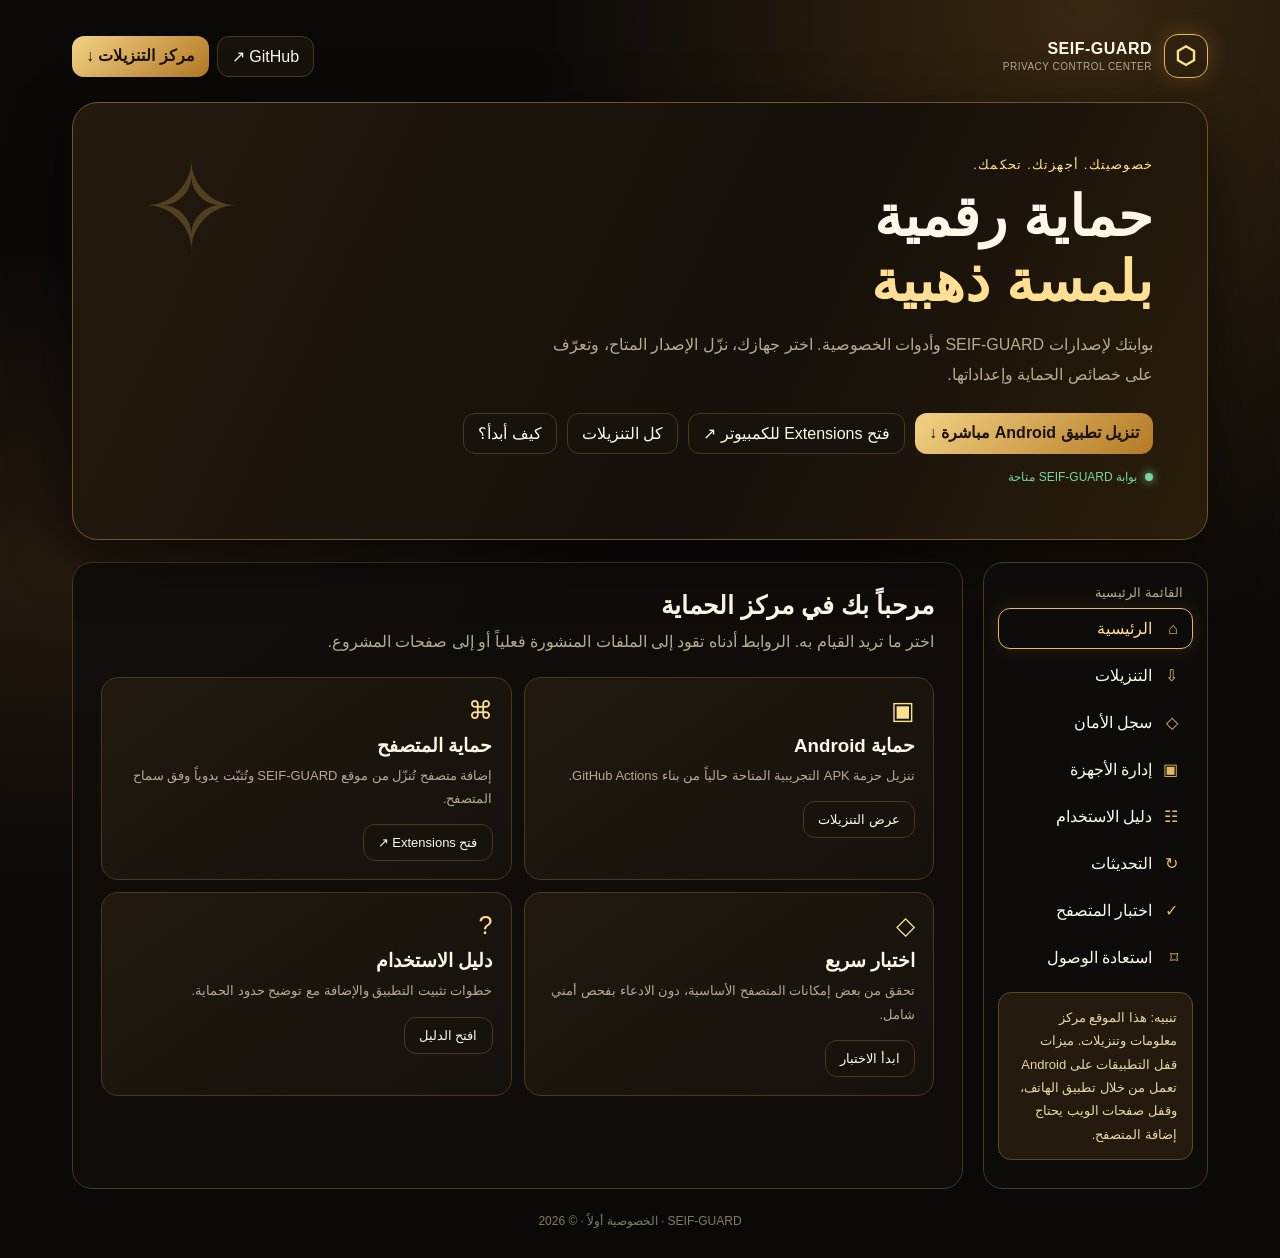
<file: index.html>
<!doctype html>
<html lang="ar" dir="rtl">
<head>
<meta charset="utf-8"><meta name="viewport" content="width=device-width,initial-scale=1">
<meta name="theme-color" content="#100d0a"><meta name="description" content="SEIF-GUARD — مركز الخصوصية والحماية والتنزيلات">
<title>SEIF-GUARD | مركز الحماية</title>
<style>
:root{--bg:#0b0908;--panel:#15110d;--panel2:#1d1710;--gold:#e5b95c;--gold2:#ffdf91;--muted:#b8aa91;--line:#49391f;--white:#fff8e9;--green:#74d6a0}
*{box-sizing:border-box}html{scroll-behavior:smooth}body{margin:0;background:radial-gradient(ellipse at 85% 0%,#382711 0,transparent 36%),radial-gradient(ellipse at 5% 45%,#24190e 0,transparent 32%),var(--bg);color:var(--white);font-family:Tahoma,Arial,sans-serif;min-height:100vh}
button,a{font:inherit}.shell{max-width:1180px;margin:auto;padding:22px}.top{display:flex;align-items:center;justify-content:space-between;gap:14px;padding:12px 0 24px}.brand{display:flex;align-items:center;gap:12px;font-weight:900;letter-spacing:.5px}.logo{width:44px;height:44px;border:1px solid var(--gold);border-radius:14px;display:grid;place-items:center;color:var(--gold2);font-size:24px;box-shadow:0 0 22px #d99d3540}.top-actions{display:flex;gap:8px;flex-wrap:wrap}.btn,.nav button{border:1px solid var(--line);background:#17120c;color:var(--white);padding:10px 14px;border-radius:12px;text-decoration:none;cursor:pointer;transition:.2s}.btn:hover,.nav button:hover,.nav button.active{border-color:var(--gold);color:var(--gold2);box-shadow:0 0 18px #d99d3525}.btn.primary{background:linear-gradient(135deg,#f2d184,#b47a24);color:#1b1307;border:0;font-weight:800}.hero{border:1px solid #705528;background:linear-gradient(115deg,#241a0d,#15100b 60%,#2a1d0b);border-radius:26px;padding:clamp(24px,5vw,54px);position:relative;overflow:hidden;box-shadow:0 18px 55px #0008}.hero:after{content:"✧";position:absolute;left:6%;top:8%;font-size:120px;color:#e7bd6040}.eyebrow{color:var(--gold2);font-size:13px;letter-spacing:1.2px}.hero h1{font-size:clamp(32px,5vw,56px);margin:12px 0}.hero p{color:var(--muted);max-width:620px;line-height:1.9}.hero-actions{display:flex;gap:10px;flex-wrap:wrap;margin-top:22px}.status{display:inline-flex;align-items:center;gap:8px;color:var(--green);font-size:12px;margin-top:16px}.dot{width:8px;height:8px;border-radius:50%;background:var(--green);box-shadow:0 0 10px var(--green)}.layout{display:grid;grid-template-columns:225px 1fr;gap:20px;margin-top:22px}.side,.content{background:#100d0bdb;border:1px solid var(--line);border-radius:20px;padding:14px}.side{height:max-content;position:sticky;top:12px}.side small{display:block;color:var(--muted);padding:8px 10px}.nav{display:grid;gap:6px}.nav button{text-align:right;border-color:transparent;background:transparent}.nav button span{display:inline-block;width:26px;color:var(--gold)}.content{min-height:500px;padding:clamp(16px,3vw,28px)}.section{display:none}.section.active{display:block;animation:fade .22s ease}@keyframes fade{from{opacity:.5;transform:translateY(4px)}to{opacity:1;transform:none}}h2{margin:0 0 8px;font-size:25px}.sub{color:var(--muted);line-height:1.8;margin:0 0 20px}.cards{display:grid;grid-template-columns:repeat(2,minmax(0,1fr));gap:12px}.card{background:linear-gradient(145deg,#21190f,#15110d);border:1px solid var(--line);border-radius:17px;padding:18px;min-width:0}.card .ico{font-size:25px;color:var(--gold2)}.card h3{margin:10px 0 7px}.card p{margin:0;color:var(--muted);font-size:13px;line-height:1.8}.card .btn{display:inline-block;margin-top:14px;font-size:13px}.download{display:flex;align-items:center;justify-content:space-between;gap:15px}.download+.download{margin-top:10px}.tag{font-size:11px;color:var(--green);border:1px solid #32664a;padding:5px 8px;border-radius:20px;white-space:nowrap}.notice{padding:13px 15px;background:#241b0e;border:1px solid #604a25;border-radius:13px;color:#e9d5a6;font-size:13px;line-height:1.8;margin:14px 0}.list{padding:0;margin:0;list-style:none}.list li{padding:12px 0;border-bottom:1px solid #382b1b;color:var(--muted);line-height:1.8}.list li:last-child{border:0}.testrow{display:flex;justify-content:space-between;gap:12px;padding:12px;border-bottom:1px solid #382b1b}.pass{color:var(--green)}.foot{text-align:center;color:#877a65;font-size:12px;padding:25px 0 8px}.mobile-menu{display:none}
@media(max-width:760px){.shell{padding:13px}.layout{grid-template-columns:1fr}.side{position:static}.nav{display:flex;overflow:auto;padding-bottom:4px}.nav button{white-space:nowrap}.side small{display:none}.cards{grid-template-columns:1fr}.hero:after{font-size:70px}.download{align-items:flex-start;flex-direction:column}.top{align-items:flex-start}}
</style>
</head>
<body><div class="shell">
<header class="top"><div class="brand"><div class="logo">⬡</div><div>SEIF-GUARD<small style="display:block;color:var(--muted);font-size:10px;font-weight:400;margin-top:3px">PRIVACY CONTROL CENTER</small></div></div><div class="top-actions"><a class="btn" href="https://github.com/seifjaballah77-eng/SEIF-GUARD" target="_blank" rel="noopener">GitHub ↗</a><a class="btn primary" href="#downloads" data-open="downloads">مركز التنزيلات ↓</a></div></header>
<section class="hero"><div class="eyebrow">خصوصيتك. أجهزتك. تحكمك.</div><h1>حماية رقمية<br><span style="color:var(--gold2)">بلمسة ذهبية</span></h1><p>بوابتك لإصدارات SEIF-GUARD وأدوات الخصوصية. اختر جهازك، نزّل الإصدار المتاح، وتعرّف على خصائص الحماية وإعداداتها.</p><div class="hero-actions"><a class="btn primary" href="https://github.com/seifjaballah77-eng/SEIF-GUARD/releases/download/android-latest/app-debug.apk">تنزيل تطبيق Android مباشرة ↓</a><a class="btn" href="chrome://extensions" title="فتح صفحة Extensions في Chrome">فتح Extensions للكمبيوتر ↗</a><button class="btn" data-open="downloads">كل التنزيلات</button><button class="btn" data-open="guide">كيف أبدأ؟</button></div><div class="status"><i class="dot"></i> بوابة SEIF-GUARD متاحة</div></section>
<div class="layout"><aside class="side"><small>القائمة الرئيسية</small><nav class="nav">
<button class="active" data-section="home"><span>⌂</span>الرئيسية</button><button data-section="downloads" id="downloads"><span>⇩</span>التنزيلات</button><button data-section="security"><span>◇</span>سجل الأمان</button><button data-section="devices"><span>▣</span>إدارة الأجهزة</button><button data-section="guide"><span>☷</span>دليل الاستخدام</button><button data-section="updates"><span>↻</span>التحديثات</button><button data-section="test"><span>✓</span>اختبار المتصفح</button><button data-section="recovery"><span>⌑</span>استعادة الوصول</button>
</nav><div class="notice">تنبيه: هذا الموقع مركز معلومات وتنزيلات. ميزات قفل التطبيقات على Android تعمل من خلال تطبيق الهاتف، وقفل صفحات الويب يحتاج إضافة المتصفح.</div></aside>
<main class="content">
<section class="section active" id="home"><h2>مرحباً بك في مركز الحماية</h2><p class="sub">اختر ما تريد القيام به. الروابط أدناه تقود إلى الملفات المنشورة فعلياً أو إلى صفحات المشروع.</p><div class="cards">
<article class="card"><div class="ico">▣</div><h3>حماية Android</h3><p>تنزيل حزمة APK التجريبية المتاحة حالياً من بناء GitHub Actions.</p><button class="btn" data-open="downloads">عرض التنزيلات</button></article>
<article class="card"><div class="ico">⌘</div><h3>حماية المتصفح</h3><p>إضافة متصفح تُنزّل من موقع SEIF-GUARD وتُثبّت يدوياً وفق سماح المتصفح.</p><a class="btn" href="chrome://extensions">فتح Extensions ↗</a></article>
<article class="card"><div class="ico">◇</div><h3>اختبار سريع</h3><p>تحقق من بعض إمكانات المتصفح الأساسية، دون الادعاء بفحص أمني شامل.</p><button class="btn" data-open="test">ابدأ الاختبار</button></article>
<article class="card"><div class="ico">? </div><h3>دليل الاستخدام</h3><p>خطوات تثبيت التطبيق والإضافة مع توضيح حدود الحماية.</p><button class="btn" data-open="guide">افتح الدليل</button></article>
</div></section>
<section class="section" id="downloads"><h2>مركز التنزيلات</h2><p class="sub">اختر نسخة الهاتف أو الكمبيوتر. رابط Android ظاهر دائماً ولا يختفي حتى عند فتح الموقع من الكمبيوتر.</p>
<div class="card download"><div><h3>تطبيق Android — APK</h3><p>تنزيل مباشر لملف تثبيت الهاتف، دون المرور بصفحة الإضافات أو استخراج ZIP.</p><span class="tag">ملف APK مباشر</span></div><a class="btn primary" href="https://github.com/seifjaballah77-eng/SEIF-GUARD/releases/download/android-latest/app-debug.apk">تنزيل Android الآن ↓</a></div>
<div class="card download" style="margin-top:12px"><div><h3 id="deviceTitle">إضافة الكمبيوتر</h3><p id="deviceDescription">اختر الإضافة المناسبة لمتصفحك.</p><span class="tag" id="deviceTag">كمبيوتر</span></div><div style="display:flex;gap:8px;flex-wrap:wrap"><a class="btn" id="openExtensions" href="chrome://extensions">فتح Extensions ↗</a><a class="btn" id="smartDownload" href="https://github.com/seifjaballah77-eng/SEIF-GUARD/releases/download/browser-latest/SEIF-GUARD-Chromium.zip">تنزيل الإضافة ↓</a></div></div>
<div class="notice">إذا فتحت الموقع من هاتف Android، سيقترح زر المتصفح أيضاً تنزيل APK. إذا فتحته من الكمبيوتر، سيقترح إضافة Chrome/Edge أو Firefox. ويمكنك دائماً استخدام زر Android أعلاه من أي جهاز.</div>
<div class="card"><h3>جميع الإصدارات</h3><p>عرض الملفات المنشورة وتفاصيل كل إصدار.</p><a class="btn" href="https://github.com/seifjaballah77-eng/SEIF-GUARD/releases" target="_blank" rel="noopener">فتح صفحة الإصدارات ↗</a></div>
</section>
<section class="section" id="security"><h2>سجل الأمان</h2><p class="sub">هذه الصفحة لا تتصل حالياً بتطبيق الهاتف أو الإضافة لجلب أحداث حقيقية.</p><div class="notice">لا توجد أحداث أمان متصلة لعرضها حالياً. لن نعرض محاولات دخول أو تنبيهات وهمية.</div><ul class="list"><li>سجل محاولات فتح الخزنة: غير متصل</li><li>تنبيهات قفل المواقع: غير متصل</li><li>مزامنة سجل الأجهزة: غير متاحة بعد</li></ul></section>
<section class="section" id="devices"><h2>إدارة الأجهزة</h2><p class="sub">مركز موحد للأجهزة قيد التجهيز. لا توجد مزامنة حساب أو ربط أجهزة حالياً.</p><div class="cards"><article class="card"><div class="ico">▣</div><h3>Android</h3><p>تطبيق الهاتف متاح كحزمة Debug للتجربة. لا توجد حالة اتصال مباشرة.</p></article><article class="card"><div class="ico">▤</div><h3>الكمبيوتر والمتصفح</h3><p>إضافة المتصفح متاحة كحزمة تجريبية. لم يتم ربطها بلوحة الموقع.</p></article></div></section>
<section class="section" id="guide"><h2>دليل الاستخدام</h2><p class="sub">خطوات البداية للإصدارات المتاحة.</p><ul class="list"><li><b style="color:var(--gold2)">1 — Android:</b> افتح مركز التنزيلات، ادخل إلى بناء Android، ثم نزّل Artifact باسم seif-guard-debug واستخرج APK من ملف ZIP.</li><li><b style="color:var(--gold2)">2 — Chromium:</b> اضغط «فتح Extensions» للانتقال إلى صفحة الإضافات إن سمح المتصفح بذلك. إذا منع Chrome فتح الصفحة من موقع خارجي، اكتب chrome://extensions في شريط العنوان. بعد ذلك فعّل وضع المطوّر، نزّل ZIP واستخرجه، ثم اختر Load unpacked وحدد مجلد الإضافة. لا يستطيع الموقع فرض التثبيت تلقائياً.</li><li><b style="color:var(--gold2)">3 — Firefox:</b> استخدم ملفات manifest الخاصة بفايرفوكس وتعليمات README. قد تتطلب الإضافة توقيعاً أو تثبيتاً مؤقتاً حسب إصدار المتصفح.</li><li><b style="color:var(--gold2)">4 — PIN:</b> عيّن رمزاً قوياً ولا تشاركه. شاشة الإضافة طبقة خصوصية بسيطة وليست بديلاً عن حماية نظام التشغيل.</li></ul><div class="notice">لا تزل التطبيق أو الإضافة من جهازك قبل التأكد من حفظ بيانات الاسترداد. لا تضع كلمات مرورك الحساسة داخل نسخة تجريبية.</div><a class="btn" href="https://github.com/seifjaballah77-eng/SEIF-GUARD/blob/main/browser-extension/README.md" target="_blank" rel="noopener">دليل الإضافة الكامل ↗</a></section>
<section class="section" id="updates"><h2>التحديثات والإصدارات</h2><p class="sub">آخر بناءين متاحين على GitHub Actions.</p><ul class="list"><li><b style="color:var(--gold2)">Android build</b> — اكتمل بنجاح. <a href="https://github.com/seifjaballah77-eng/SEIF-GUARD/actions/runs/42248451535" target="_blank" rel="noopener" style="color:var(--gold2)">عرض تفاصيل البناء ↗</a></li><li><b style="color:var(--gold2)">Browser extension build</b> — اكتمل بنجاح. <a href="https://github.com/seifjaballah77-eng/SEIF-GUARD/actions/runs/42248451481" target="_blank" rel="noopener" style="color:var(--gold2)">عرض تفاصيل البناء ↗</a></li></ul><div class="notice">الموقع لا يملك بعد نظام تحديث تلقائي داخل التطبيق. راجع هذه الصفحة أو المستودع لمعرفة الإصدارات الجديدة.</div></section>
<section class="section" id="test"><h2>اختبار المتصفح</h2><p class="sub">فحص محلي بسيط لإمكانات المتصفح، وليس اختبار اختراق أو ضماناً للأمان.</p><div id="checks" class="card"><div class="testrow"><span>JavaScript</span><b class="pass">يعمل</b></div></div><button class="btn primary" id="runTest" style="margin-top:14px">إعادة الفحص</button></section>
<section class="section" id="recovery"><h2>استعادة الوصول</h2><p class="sub">إرشادات لتقليل خطر فقدان الوصول. لا يستطيع الموقع إعادة تعيين PIN الخاص بالتطبيق أو الإضافة حالياً.</p><ul class="list"><li>احتفظ بمفتاح الاسترداد في مكان آمن خارج الجهاز.</li><li>لا تعتمد على اسم المستخدم وحده لإثبات الهوية؛ يمكن لأي شخص معرفة الاسم أو تخمينه.</li><li>إذا نسيت PIN، راجع آلية الاسترداد الخاصة بالإصدار الذي تستخدمه قبل حذف بياناته.</li><li>لا ترسل PIN أو مفتاح الاسترداد إلى أي شخص، بما في ذلك الدعم.</li></ul><div class="notice">ميزة الاستعادة المركزية غير مفعلة بعد، ولا توجد قاعدة بيانات حسابات مرتبطة بهذا الموقع.</div></section>
</main></div><footer class="foot">SEIF-GUARD · الخصوصية أولاً · © <span id="year"></span></footer></div>
<script>
const sections=[...document.querySelectorAll('.section')],nav=[...document.querySelectorAll('[data-section]')];
function show(id){sections.forEach(s=>s.classList.toggle('active',s.id===id));nav.forEach(n=>n.classList.toggle('active',n.dataset.section===id));if(location.hash!=='#'+id)history.replaceState(null,'','#'+id)}
document.querySelectorAll('[data-open]').forEach(b=>b.addEventListener('click',()=>show(b.dataset.open)));
nav.forEach(b=>b.addEventListener('click',()=>show(b.dataset.section)));
document.querySelectorAll('a[href="#downloads"]').forEach(a=>a.addEventListener('click',()=>show('downloads')));
function test(){const items=[['JavaScript',true],['Local storage',(()=>{try{localStorage.setItem('sg-check','1');localStorage.removeItem('sg-check');return true}catch(e){return false}})()],['Secure context (HTTPS)',window.isSecureContext],['Service Worker support','serviceWorker'in navigator],['Web Crypto','crypto'in window&&'subtle'in crypto]];
document.getElementById('checks').innerHTML=items.map(([n,v])=>'<div class="testrow"><span>'+n+'</span><b class="'+(v?'pass':'')+'">'+(v?'متاح':'غير متاح')+'</b></div>').join('')+'<p style="color:var(--muted);font-size:12px;line-height:1.8">النتائج تصف دعم المتصفح فقط ولا تثبت خلو الجهاز أو الموقع من المخاطر.</p>'}
document.getElementById('runTest').addEventListener('click',test);
function configureDownload(){
 const ua=navigator.userAgent||'';
 const manager=document.getElementById('openExtensions');
 if(manager){if(/Firefox/i.test(ua)){manager.href='about:addons';manager.textContent='فتح إضافات Firefox ↗';}else if(/Edg\//i.test(ua)){manager.href='edge://extensions';manager.textContent='فتح Extensions ↗';}else{manager.href='chrome://extensions';manager.textContent='فتح Extensions ↗';}}
 const link=document.getElementById('smartDownload');
 const title=document.getElementById('deviceTitle'),desc=document.getElementById('deviceDescription'),tag=document.getElementById('deviceTag');
 let url='https://github.com/seifjaballah77-eng/SEIF-GUARD/releases/download/browser-latest/SEIF-GUARD-Chromium.zip',name='إضافة Chromium للكمبيوتر',detail='حزمة ZIP لمتصفحات Chrome وEdge والمتصفحات المتوافقة.';
 if(/Android/i.test(ua)){url='https://github.com/seifjaballah77-eng/SEIF-GUARD/releases/download/android-latest/app-debug.apk';name='تطبيق SEIF-GUARD لهاتف Android';detail='سيتم تنزيل ملف APK مباشرة.';}
 else if(/Firefox/i.test(ua)){url='https://github.com/seifjaballah77-eng/SEIF-GUARD/releases/download/browser-latest/SEIF-GUARD-Firefox.zip';name='إضافة Firefox للكمبيوتر';detail='سيتم تنزيل ملف ZIP لإضافة Firefox.';}
 title.textContent=name;desc.textContent=detail;tag.textContent='تنزيل مباشر';link.href=url;
}
document.getElementById('year').textContent=new Date().getFullYear();configureDownload();test();const initial=location.hash.slice(1);if(sections.some(s=>s.id===initial))show(initial);
</script></body></html>
</file>
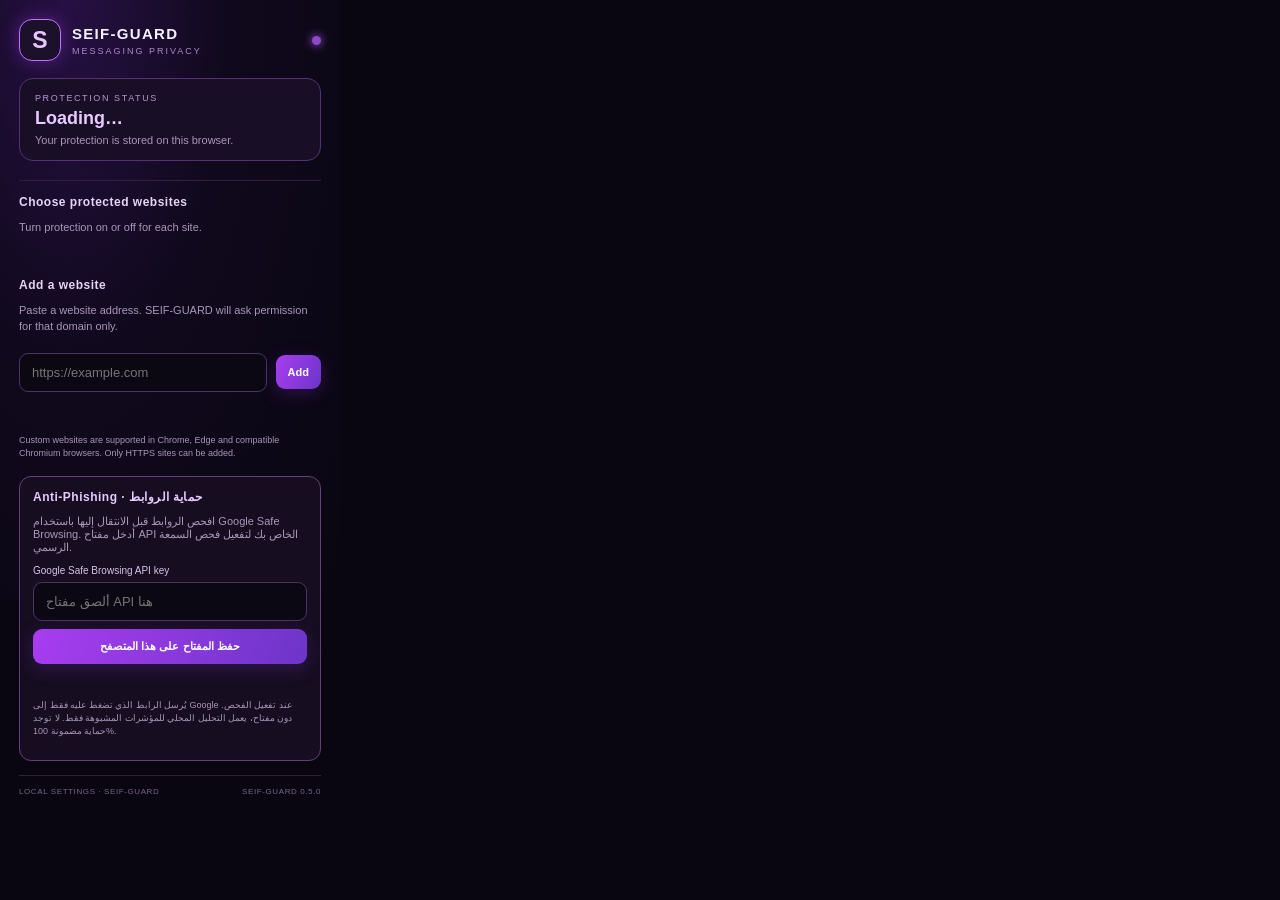
<file: browser-extension/popup.html>
<!doctype html>
<html lang="en"><head><meta charset="utf-8"><meta name="viewport" content="width=device-width,initial-scale=1"><title>SEIF-GUARD</title><link rel="stylesheet" href="popup.css"></head>
<body><main class="panel">
<header><div class="mark">S</div><div><h1>SEIF-GUARD</h1><p>MESSAGING PRIVACY</p></div><span class="status-dot" id="statusDot"></span></header>
<section class="status-card"><span class="eyebrow">PROTECTION STATUS</span><strong id="statusText">Loading…</strong><small id="statusHint">Your protection is stored on this browser.</small></section>
<section id="setupSection" class="section hidden"><h2>Create your PIN</h2><p class="muted">Choose a PIN with at least 6 characters. It stays in this browser profile.</p><label for="newPin">New PIN</label><input id="newPin" type="password" minlength="6" autocomplete="new-password" placeholder="At least 6 characters"><label for="confirmPin">Confirm PIN</label><input id="confirmPin" type="password" minlength="6" autocomplete="new-password" placeholder="Repeat your PIN"><button id="savePin" class="primary">Create protection</button></section>
<section id="controlSection" class="section hidden"><label for="pinInput">Enter PIN to change protection</label><input id="pinInput" type="password" autocomplete="current-password" placeholder="Your SEIF-GUARD PIN"><div class="actions"><button id="lockButton" class="primary">Lock now</button><button id="unlockButton" class="secondary">Unlock all</button></div><button id="hideNowButton" class="hide-now">Hide protected pages instantly</button><p id="feedback" class="feedback" role="status"></p><p id="pinLockout" class="pin-lockout hidden" role="status"></p>
<div class="auto-lock"><label for="autoLockSelect">Automatic lock after inactivity</label><select id="autoLockSelect"><option value="0">Off</option><option value="1">1 minute</option><option value="5">5 minutes</option><option value="10">10 minutes</option><option value="30">30 minutes</option></select><p class="muted tiny">Locks protected websites when the browser/device is idle for the selected time.</p></div>
<div class="shortcut-help"><strong>Keyboard shortcuts</strong><span><kbd>Alt</kbd> + <kbd>Shift</kbd> + <kbd>L</kbd> — Lock all sites</span><span><kbd>Alt</kbd> + <kbd>Shift</kbd> + <kbd>H</kbd> — Hide current page</span></div>
</section>
<section class="sites"><h2>Choose protected websites</h2><p class="muted">Turn protection on or off for each site.</p><div id="siteList" class="site-list"></div>
<h2 class="add-title">Add a website</h2><p class="muted">Paste a website address. SEIF-GUARD will ask permission for that domain only.</p><div class="add-row"><input id="siteAddress" type="url" placeholder="https://example.com"><button id="addSite" class="primary">Add</button></div><p id="siteFeedback" class="feedback" role="status"></p><p class="muted tiny">Custom websites are supported in Chrome, Edge and compatible Chromium browsers. Only HTTPS sites can be added.</p></section>
<section class="phishing-settings"><h2>Anti-Phishing · حماية الروابط</h2><p class="muted">افحص الروابط قبل الانتقال إليها باستخدام Google Safe Browsing. أدخل مفتاح API الخاص بك لتفعيل فحص السمعة الرسمي.</p><label for="safeBrowsingKey">Google Safe Browsing API key</label><input id="safeBrowsingKey" type="password" autocomplete="off" placeholder="ألصق مفتاح API هنا"><button id="saveSafeBrowsingKey" class="primary">حفظ المفتاح على هذا المتصفح</button><p id="phishingFeedback" class="feedback" role="status"></p><p class="muted tiny">يُرسل الرابط الذي تضغط عليه فقط إلى Google عند تفعيل الفحص. دون مفتاح، يعمل التحليل المحلي للمؤشرات المشبوهة فقط. لا توجد حماية مضمونة 100%.</p></section><footer><span>LOCAL SETTINGS · SEIF-GUARD</span><span>SEIF-GUARD 0.5.0</span></footer>
</main><script src="popup.js"></script></body></html>
</file>
<file: browser-extension/popup.css>
:root{color-scheme:dark;font-family:Inter,Segoe UI,Arial,sans-serif;background:#090611;color:#f7f1ff}*{box-sizing:border-box}body{margin:0;width:340px;min-height:440px;max-height:600px;overflow-y:auto;background:radial-gradient(ellipse at 20% 0%,#271044 0%,#10091d 42%,#090611 100%)}.panel{padding:19px}header{display:flex;align-items:center;gap:11px;margin-bottom:17px}.mark{width:42px;height:42px;border:1px solid #bd72ff;border-radius:13px;display:grid;place-items:center;color:#e7c5ff;font-size:23px;font-weight:800;box-shadow:0 0 18px #9b39ef66;background:#1c102b}h1{font-size:15px;letter-spacing:1.3px;margin:0}header p{font-size:9px;letter-spacing:2px;color:#ad8bc7;margin:4px 0 0}.status-dot{margin-left:auto;width:9px;height:9px;border-radius:50%;background:#8d49c9;box-shadow:0 0 10px #b35dff}.status-card{border:1px solid #573174;background:#180e25;border-radius:14px;padding:14px 15px;display:grid;gap:5px}.eyebrow{font-size:9px;letter-spacing:1.6px;color:#b995d6}.status-card strong{font-size:18px;color:#e8caff}.status-card small,.muted{font-size:11px;color:#a996b8}.section{margin-top:17px}.hidden{display:none}h2{font-size:12px;letter-spacing:.5px;margin:0 0 10px;color:#e6d4f4}.section p{line-height:1.5}.section label{display:block;font-size:10px;color:#c8b4d8;margin:11px 0 6px}input{width:100%;border:1px solid #4d3264;border-radius:9px;background:#0c0813;color:#fff;padding:11px 12px;outline:none;font-size:13px}input:focus{border-color:#bd72ff;box-shadow:0 0 0 2px #a34be533}.actions{display:flex;gap:8px;margin-top:12px}button{border:0;border-radius:9px;padding:11px 12px;font-weight:700;font-size:11px;cursor:pointer}.primary{background:linear-gradient(110deg,#a83df0,#6d35c9);color:white;box-shadow:0 5px 18px #7e32c944}.secondary{background:#21152d;color:#e4c9fa;border:1px solid #53336e}.section>.primary{width:100%;margin-top:12px}.actions button{flex:1}.feedback{min-height:15px;font-size:10px;color:#d4a9ff}.sites{margin-top:19px;border-top:1px solid #30203e;padding-top:14px}.sites>div{display:flex;align-items:center;gap:9px;padding:7px 0;font-size:11px;color:#e4d9ed}.site-icon{width:23px;height:23px;border-radius:7px;display:grid;place-items:center;font-weight:800}.wa{background:#123c2b;color:#64e6a0}.tg{background:#123448;color:#76d5ff}.ms{background:#32204a;color:#d7a2ff}.enabled{margin-left:auto;color:#8ce8b5;font-size:9px;letter-spacing:1px}footer{display:flex;justify-content:space-between;border-top:1px solid #30203e;margin-top:14px;padding-top:11px;color:#786487;font-size:8px;letter-spacing:.6px}
.site-list{display:grid;gap:7px;margin-top:8px}.site-row{display:flex;align-items:center;justify-content:space-between;gap:8px;padding:8px 9px;border:1px solid #352244;border-radius:10px;background:#120b1b}.site-label{display:flex!important;align-items:center;gap:9px!important;margin:0!important;color:#eee!important;font-size:11px!important;min-width:0}.site-label input{width:16px;height:16px;accent-color:#bd72ff;margin:0}.site-label span{overflow-wrap:anywhere}.remove-site{padding:6px 8px;background:#251322;border:1px solid #60334b;color:#ff9ab4;font-size:9px}.add-title{margin-top:17px}.add-row{display:flex;gap:7px}.add-row input{min-width:0;flex:1}.add-row button{flex:0 0 auto}.tiny{font-size:9px!important;line-height:1.45!important}.sites .muted{line-height:1.45}

.hide-now{width:100%;margin-top:9px;background:#29101d;color:#ffb3c4;border:1px solid #81405a;box-shadow:0 0 14px #e34c7c22}
.hide-now:hover{background:#3a1728}

.auto-lock{margin-top:14px;padding:12px;border:1px solid #39234b;border-radius:11px;background:#120b1b}.auto-lock label{display:block;font-size:11px;color:#d8c2e8;margin:0 0 8px}.auto-lock select{width:100%;padding:10px;border:1px solid #583875;border-radius:8px;background:#0c0813;color:#fff;font-size:12px}.shortcut-help{display:grid;gap:7px;margin-top:12px;padding:12px;border:1px solid #39234b;border-radius:11px;background:#120b1b}.shortcut-help strong{font-size:11px;color:#e6d4f4}.shortcut-help span{font-size:10px;color:#bda9cb}.shortcut-help kbd{display:inline-block;padding:3px 5px;border:1px solid #604477;border-radius:5px;background:#21152d;color:#f1ddff;font:10px Segoe UI,Arial,sans-serif}

.phishing-settings{margin-top:16px;padding:13px;border:1px solid #62417a;border-radius:12px;background:#160d21}.phishing-settings h2{color:#e8caff}.phishing-settings label{display:block;font-size:10px;color:#d8c2e8;margin:10px 0 6px}.phishing-settings input{width:100%;margin-bottom:8px}.phishing-settings button{width:100%}

.pin-lockout{padding:10px;border:1px solid #9a455d;border-radius:9px;background:#2a111d;color:#ffb4c5;font-size:11px;line-height:1.5}.pin-lockout.hidden{display:none}
</file>
